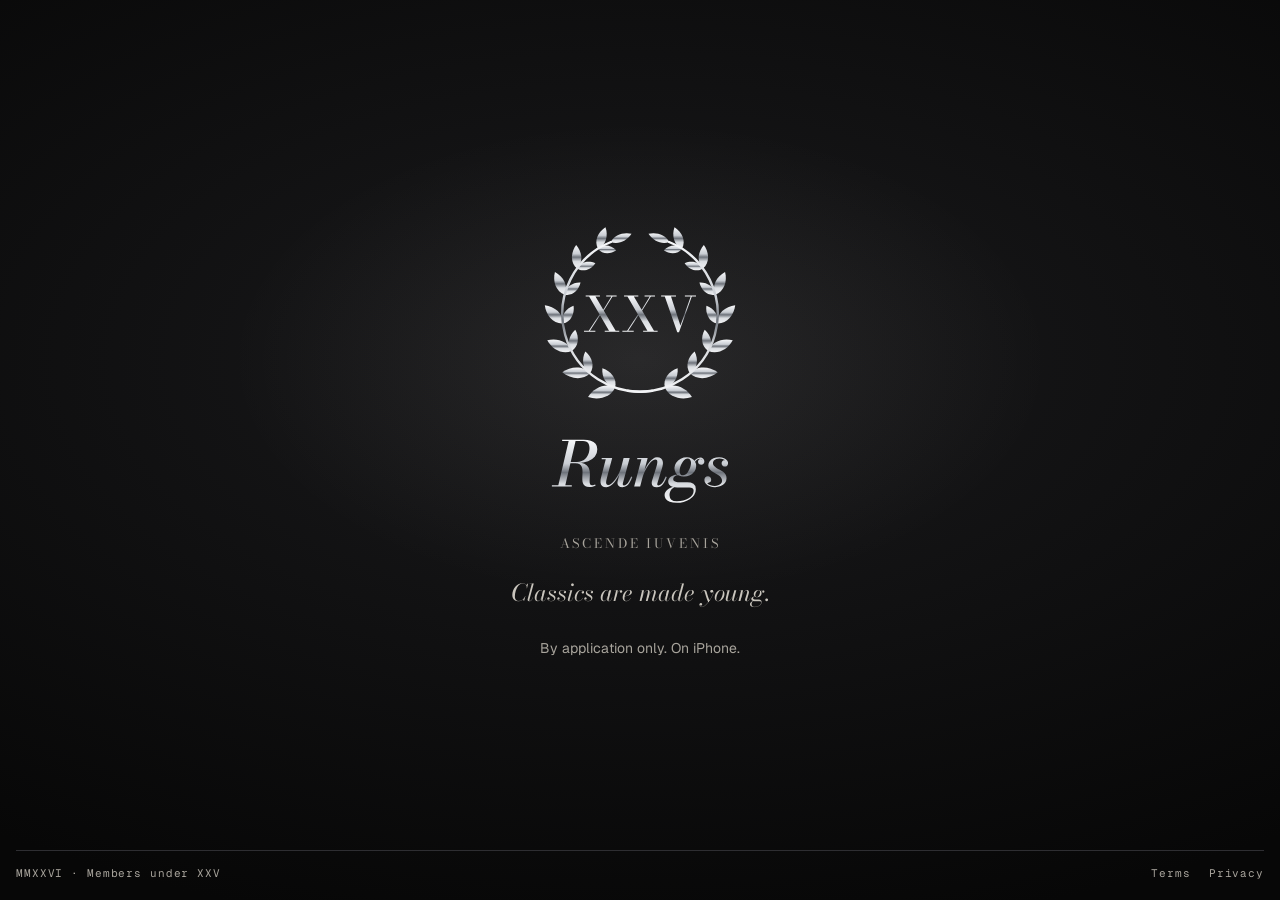
<file: index.html>
<!doctype html>
<html lang="en">
<head>
<meta charset="utf-8">
<meta name="viewport" content="width=device-width, initial-scale=1, viewport-fit=cover">
<title>Rungs</title>
<meta name="description" content="Classics are made young. For exceptional people under twenty-five. By application, on iPhone.">
<meta name="theme-color" content="#070707">
<meta property="og:title" content="Rungs">
<meta property="og:description" content="Classics are made young.">
<meta property="og:image" content="https://joinrungs.com/og.png">
<meta property="og:url" content="https://joinrungs.com">
<meta name="twitter:card" content="summary_large_image">
<link rel="icon" href="favicon.svg" type="image/svg+xml">
<link rel="apple-touch-icon" href="apple-touch-icon.png">
<link rel="preconnect" href="https://fonts.googleapis.com">
<link rel="preconnect" href="https://fonts.gstatic.com" crossorigin>
<link rel="stylesheet" href="https://fonts.googleapis.com/css2?family=Bodoni+Moda:ital,opsz,wght@0,6..96,400;1,6..96,400;1,6..96,500&family=Geist:wght@400;600&family=Geist+Mono&display=swap">
<style>
/* One screen, studio flash on obsidian: the laurel is the only object in the room. */
:root {
  --obsidian: #070707;
  --smoke: #1A1A1C;
  --line: #2E2E32;
  --marble: #E8E4DC;
  --marble-muted: #C9C5BD;
  --stone: #A8A49C;
  --display: "Bodoni Moda", "Didot", "Bodoni 72", Georgia, serif;
  --ui: "Geist", -apple-system, "Helvetica Neue", Arial, sans-serif;
  --mono: "Geist Mono", ui-monospace, "SF Mono", Menlo, monospace;
  --ease: cubic-bezier(.22, .61, .36, 1);
  color-scheme: dark;
}
* { box-sizing: border-box; }
[hidden] { display: none !important; }
html, body { height: 100%; margin: 0; }
body {
  background: var(--obsidian);
  color: var(--marble);
  font: 400 16px/1.5 var(--ui);
  -webkit-font-smoothing: antialiased;
  overflow: hidden;
}
.stage {
  position: relative;
  height: 100%;
  min-height: 100%;
  display: grid;
  grid-template-rows: 1fr auto;
  padding-block: max(24px, env(safe-area-inset-top, 0px)) max(20px, env(safe-area-inset-bottom, 0px));
  padding-left: max(16px, env(safe-area-inset-left, 0px));
  padding-right: max(16px, env(safe-area-inset-right, 0px));
  isolation: isolate;
}
/* the flash: a soft pool of light behind the mark, falling off to black */
.stage::before {
  content: "";
  position: absolute;
  inset: 0;
  z-index: -1;
  background:
    radial-gradient(ellipse 46% 38% at 50% 40%, rgba(232, 228, 220, .075), transparent 70%),
    radial-gradient(ellipse 120% 90% at 50% 40%, var(--smoke), var(--obsidian) 72%);
}
main {
  display: flex;
  flex-direction: column;
  align-items: center;
  justify-content: center;
  text-align: center;
  gap: clamp(20px, 3.4vh, 32px);
  min-height: 0;
}
.mark { width: clamp(128px, 22vh, 196px); height: auto; overflow: visible; }
.word { width: clamp(150px, 20vh, 210px); height: auto; margin-top: -4px; }
.motto {
  margin: -6px 0 0;
  font: 400 13px/1 var(--display);
  letter-spacing: .22em;
  text-transform: uppercase;
  color: var(--stone);
}
.tagline {
  margin: 0;
  font: italic 400 clamp(20px, 2.6vh, 24px)/1.15 var(--display);
  color: var(--marble-muted);
  text-wrap: balance;
}
.note {
  margin: 0;
  font-size: 14px;
  line-height: 1.45;
  color: var(--stone);
}
.cta {
  display: inline-flex;
  align-items: center;
  gap: 10px;
  height: 52px;
  padding: 0 26px;
  border-radius: 26px;
  background: var(--marble);
  color: var(--obsidian);
  font: 600 15px/1 var(--ui);
  text-decoration: none;
  transition: transform .35s var(--ease), background-color .35s var(--ease);
}
.cta:hover { background: #F4F1EA; transform: translateY(-1px); }
.cta:focus-visible { outline: 1px solid var(--marble); outline-offset: 4px; }
.cta svg { width: 16px; height: 16px; }
footer {
  display: flex;
  justify-content: space-between;
  gap: 16px;
  padding-top: 16px;
  border-top: 1px solid var(--line);
  font: 400 11px/1.2 var(--mono);
  letter-spacing: .08em;
  color: var(--stone);
}
footer .legal { display: flex; gap: 18px; }
footer a { color: inherit; text-decoration: none; }
footer a:hover, footer a:focus-visible { color: var(--marble); }

/* entrance: the laurel grows pair by pair from the bottom, each pair a rung, then XXV */
.js .leaves path, .js .stems, .js .xxv, .js .reveal { opacity: 0; }
.js.go .leaves path { animation: rise .5s var(--ease) both; animation-delay: var(--d); }
.js.go .stems { animation: fade .9s var(--ease) both .1s; }
.js.go .xxv { animation: fade .6s var(--ease) both 1.05s; }
.js.go .reveal { animation: rise .6s var(--ease) both; animation-delay: var(--d); }
@keyframes rise { from { opacity: 0; transform: translateY(6px); } to { opacity: 1; transform: none; } }
@keyframes fade { from { opacity: 0; } to { opacity: 1; } }
.leaves path { transform-box: fill-box; transform-origin: center; }
@media (prefers-reduced-motion: reduce) {
  .js .leaves path, .js .stems, .js .xxv, .js .reveal { opacity: 1; animation: none !important; }
}
@media (max-height: 560px) {
  .mark { width: 104px; }
  .word { width: 132px; }
  main { gap: 14px; }
}
</style>
</head>
<body>
<div class="stage">
  <main>
    <svg class="mark" role="img" aria-label="Rungs laurel of XXV" xmlns="http://www.w3.org/2000/svg" viewBox="14 14 212 212"><defs><linearGradient id="chrome-a" x1="0" y1="0" x2="0" y2="1"><stop offset="0" stop-color="#F7F8FA"/><stop offset="0.38" stop-color="#C9CDD3"/><stop offset="0.52" stop-color="#6E737B"/><stop offset="0.7" stop-color="#D9DCE0"/><stop offset="1" stop-color="#F2F3F5"/></linearGradient></defs><g class="leaves" fill="url(#chrome-a)">
<path d="M93.05,199.56 C82.89,194.00 70.15,199.83 63.79,209.80 C74.98,213.63 88.57,210.24 93.05,199.56 Z"/>
<path d="M93.05,199.56 C95.64,190.38 88.56,181.57 79.33,178.66 C78.33,188.29 83.60,198.29 93.05,199.56 Z"/>
<path d="M65.85,184.21 C58.68,175.60 45.18,176.34 35.95,183.09 C44.65,190.52 58.06,192.27 65.85,184.21 Z"/>
<path d="M65.85,184.21 C71.44,176.88 68.19,166.47 60.89,160.60 C56.57,168.91 57.77,179.75 65.85,184.21 Z"/>
<path d="M46.13,159.99 C42.76,149.70 30.38,145.62 19.70,148.46 C24.88,158.22 36.29,164.52 46.13,159.99 Z"/>
<path d="M46.13,159.99 C53.77,155.38 54.51,144.90 50.00,137.06 C43.16,142.98 40.42,153.13 46.13,159.99 Z"/>
<path d="M36.63,130.24 C37.26,119.80 27.60,111.80 17.01,110.62 C18.19,121.21 26.19,130.87 36.63,130.24 Z"/>
<path d="M36.63,130.24 C45.12,128.82 49.47,119.68 48.15,111.06 C39.92,113.94 33.89,122.07 36.63,130.24 Z"/>
<path d="M38.65,99.07 C42.92,89.93 37.08,79.39 27.99,74.63 C25.29,84.54 29.05,95.99 38.65,99.07 Z"/>
<path d="M38.65,99.07 C46.77,100.81 53.86,94.16 55.69,85.96 C47.29,85.62 39.05,90.77 38.65,99.07 Z"/>
<path d="M51.92,70.80 C58.99,64.13 57.46,52.67 50.96,45.24 C45.04,53.14 44.38,64.68 51.92,70.80 Z"/>
<path d="M51.92,70.80 C58.57,75.24 67.23,71.78 71.73,65.06 C64.34,61.78 55.17,63.48 51.92,70.80 Z"/>
<path d="M74.60,49.32 C83.28,45.87 85.92,35.12 82.69,26.21 C74.61,31.16 69.97,41.22 74.60,49.32 Z"/>
<path d="M74.60,49.32 C78.97,55.66 87.91,55.60 94.27,51.14 C88.83,45.60 80.06,43.90 74.60,49.32 Z"/>
<path d="M88.53,42.12 C96.34,45.43 106.02,40.55 110.79,33.13 C102.20,31.09 91.85,34.31 88.53,42.12 Z"/>
<path d="M146.95,199.56 C151.43,210.24 165.02,213.63 176.21,209.80 C169.85,199.83 157.11,194.00 146.95,199.56 Z"/>
<path d="M146.95,199.56 C156.40,198.29 161.67,188.29 160.67,178.66 C151.44,181.57 144.36,190.38 146.95,199.56 Z"/>
<path d="M174.15,184.21 C181.94,192.27 195.35,190.52 204.05,183.09 C194.82,176.34 181.32,175.60 174.15,184.21 Z"/>
<path d="M174.15,184.21 C182.23,179.75 183.43,168.91 179.11,160.60 C171.81,166.47 168.56,176.88 174.15,184.21 Z"/>
<path d="M193.87,159.99 C203.71,164.52 215.12,158.22 220.30,148.46 C209.62,145.62 197.24,149.70 193.87,159.99 Z"/>
<path d="M193.87,159.99 C199.58,153.13 196.84,142.98 190.00,137.06 C185.49,144.90 186.23,155.38 193.87,159.99 Z"/>
<path d="M203.37,130.24 C213.81,130.87 221.81,121.21 222.99,110.62 C212.40,111.80 202.74,119.80 203.37,130.24 Z"/>
<path d="M203.37,130.24 C206.11,122.07 200.08,113.94 191.85,111.06 C190.53,119.68 194.88,128.82 203.37,130.24 Z"/>
<path d="M201.35,99.07 C210.95,95.99 214.71,84.54 212.01,74.63 C202.92,79.39 197.08,89.93 201.35,99.07 Z"/>
<path d="M201.35,99.07 C200.95,90.77 192.71,85.62 184.31,85.96 C186.14,94.16 193.23,100.81 201.35,99.07 Z"/>
<path d="M188.08,70.80 C195.62,64.68 194.96,53.14 189.04,45.24 C182.54,52.67 181.01,64.13 188.08,70.80 Z"/>
<path d="M188.08,70.80 C184.83,63.48 175.66,61.78 168.27,65.06 C172.77,71.78 181.43,75.24 188.08,70.80 Z"/>
<path d="M165.40,49.32 C170.03,41.22 165.39,31.16 157.31,26.21 C154.08,35.12 156.72,45.87 165.40,49.32 Z"/>
<path d="M165.40,49.32 C159.94,43.90 151.17,45.60 145.73,51.14 C152.09,55.60 161.03,55.66 165.40,49.32 Z"/>
<path d="M151.47,42.12 C148.15,34.31 137.80,31.09 129.21,33.13 C133.98,40.55 143.66,45.43 151.47,42.12 Z"/>
</g>
<g class="stems" fill="none" stroke="url(#chrome-a)" stroke-width="2.6" stroke-linecap="round"><path d="M133.14,202.97 A84,84 0 0,1 88.53,42.12"/><path d="M106.86,202.97 A84,84 0 0,0 151.47,42.12"/></g>
<path class="xxv" fill="url(#chrome-a)" transform="translate(58.39 139.12)" d="M23.477999999999998 0.0V-1.014H28.131999999999998L6.577999999999999 -37.986H2.86V-39.0H18.278V-37.986H13.468L35.256 -1.014H39.181999999999995V0.0ZM1.04 0.0V-1.014H6.2139999999999995L19.708 -21.683999999999997L20.514 -21.034L7.462 -1.014H13.312V0.0ZM20.253999999999998 -21.086 30.706 -37.986H25.064V-39.0H36.321999999999996V-37.986H31.875999999999998L21.034 -20.358ZM64.97399999999999 0.0V-1.014H69.62799999999999L48.074 -37.986H44.355999999999995V-39.0H59.773999999999994V-37.986H54.964L76.752 -1.014H80.678V0.0ZM42.535999999999994 0.0V-1.014H47.709999999999994L61.20399999999999 -21.683999999999997L62.00999999999999 -21.034L48.958 -1.014H54.80799999999999V0.0ZM61.74999999999999 -21.086 72.202 -37.986H66.56V-39.0H77.81799999999998V-37.986H73.37199999999999L62.529999999999994 -20.358ZM122.17399999999998 -39.0V-37.986H117.64999999999999L103.79199999999999 0.754H101.89399999999999L88.42599999999999 -37.986H84.448V-39.0H100.54199999999999V-37.986H95.16L105.326 -6.577999999999999L116.47999999999999 -37.986H110.16199999999999V-39.0Z"/></svg>

    <div class="reveal" style="--d:1.25s"><svg class="word" role="img" aria-label="Rungs" xmlns="http://www.w3.org/2000/svg" viewBox="-13.9 -156 578.3 214"><defs><linearGradient id="chrome-b" x1="0" y1="0" x2="0" y2="1"><stop offset="0" stop-color="#F7F8FA"/><stop offset="0.38" stop-color="#C9CDD3"/><stop offset="0.52" stop-color="#6E737B"/><stop offset="0.7" stop-color="#D9DCE0"/><stop offset="1" stop-color="#F2F3F5"/></linearGradient></defs><path fill="url(#chrome-b)" d="M11.8 0.0 46.900000000000006 -150.0H69.2L34.300000000000004 0.0ZM-7.9 0.0V-3.9000000000000004H56.1V0.0ZM113.0 1.1Q103.80000000000001 1.1 98.85000000000001 -2.1000000000000005Q93.9 -5.300000000000001 91.95 -10.75Q90.0 -16.2 89.85 -22.950000000000003Q89.7 -29.700000000000003 90.15 -36.900000000000006Q90.60000000000001 -44.1 90.45000000000002 -50.900000000000006Q90.30000000000001 -57.7 88.30000000000001 -63.150000000000006Q86.30000000000001 -68.60000000000001 81.4 -71.80000000000001Q76.5 -75.0 67.3 -75.0H46.2V-77.10000000000001H72.7Q87.7 -77.10000000000001 96.30000000000001 -73.15Q104.9 -69.2 108.85000000000001 -62.650000000000006Q112.80000000000001 -56.1 113.70000000000002 -48.3Q114.60000000000001 -40.5 114.10000000000001 -32.7Q113.60000000000001 -24.900000000000002 113.30000000000001 -18.35Q113.0 -11.8 114.6 -7.8500000000000005Q116.2 -3.9000000000000004 121.30000000000001 -3.9000000000000004Q124.4 -3.9000000000000004 126.65 -4.65Q128.9 -5.4 131.20000000000002 -6.300000000000001L132.4 -2.3000000000000003Q127.0 -0.30000000000000004 122.9 0.4Q118.80000000000001 1.1 113.0 1.1ZM46.2 -76.60000000000001V-79.0H72.8Q81.0 -79.0 87.5 -81.7Q94.0 -84.4 98.80000000000001 -88.9Q103.60000000000001 -93.4 106.75 -99.10000000000001Q109.9 -104.80000000000001 111.45 -111.0Q113.0 -117.2 113.0 -122.9Q113.0 -126.60000000000001 112.30000000000001 -130.65Q111.60000000000001 -134.70000000000002 109.55000000000001 -138.20000000000002Q107.5 -141.70000000000002 103.35 -143.9Q99.2 -146.1 92.10000000000001 -146.1H25.1V-150.0H94.10000000000001Q107.2 -150.0 117.05000000000001 -147.10000000000002Q126.9 -144.20000000000002 132.45 -137.65Q138.0 -131.1 138.0 -120.0Q138.0 -106.10000000000001 130.4 -96.4Q122.80000000000001 -86.7 108.55000000000001 -81.65Q94.30000000000001 -76.60000000000001 74.2 -76.60000000000001ZM167.3 2.0Q157.9 2.0 153.45 -2.1500000000000004Q149.0 -6.300000000000001 148.3 -13.15Q147.60000000000002 -20.0 149.8 -28.200000000000003L165.20000000000002 -88.10000000000001H152.10000000000002V-92.0H185.9L169.5 -30.200000000000003Q167.5 -22.400000000000002 166.65 -16.700000000000003Q165.8 -11.0 167.25 -7.800000000000001Q168.70000000000002 -4.6000000000000005 173.4 -4.6000000000000005Q177.70000000000002 -4.6000000000000005 183.70000000000002 -9.700000000000001Q189.70000000000002 -14.8 196.0 -23.4Q202.3 -32.0 207.60000000000002 -42.900000000000006Q212.90000000000003 -53.800000000000004 215.8 -65.4H218.8Q216.70000000000002 -57.0 212.90000000000003 -47.7Q209.10000000000002 -38.400000000000006 204.0 -29.550000000000004Q198.9 -20.700000000000003 192.95 -13.55Q187.0 -6.4 180.5 -2.2Q174.0 2.0 167.3 2.0ZM219.0 2.0Q210.70000000000002 2.0 206.70000000000002 -2.0Q202.70000000000002 -6.0 202.70000000000002 -11.0Q202.70000000000002 -12.3 202.95000000000002 -14.200000000000001Q203.20000000000002 -16.1 203.60000000000002 -17.7L222.5 -92.0H242.20000000000002L220.20000000000002 -10.700000000000001Q220.0 -9.8 219.9 -8.850000000000001Q219.8 -7.9 219.8 -7.1000000000000005Q219.8 -3.5 223.20000000000002 -3.5Q227.5 -3.5 231.25 -6.3500000000000005Q235.0 -9.200000000000001 238.8 -15.450000000000003Q242.60000000000002 -21.700000000000003 246.8 -32.1L250.5 -30.8Q246.10000000000002 -19.3 241.55 -12.05Q237.0 -4.800000000000001 231.55 -1.4000000000000004Q226.10000000000002 2.0 219.0 2.0ZM329.1 2.0Q320.90000000000003 2.0 316.85 -1.3000000000000003Q312.80000000000007 -4.6000000000000005 312.80000000000007 -11.200000000000001Q312.80000000000007 -13.3 313.25000000000006 -15.55Q313.70000000000005 -17.8 314.20000000000005 -19.200000000000003L327.50000000000006 -61.900000000000006Q329.90000000000003 -69.60000000000001 330.70000000000005 -75.30000000000001Q331.50000000000006 -81.0 329.95000000000005 -84.15Q328.40000000000003 -87.30000000000001 323.70000000000005 -87.30000000000001Q319.40000000000003 -87.30000000000001 313.65000000000003 -82.25Q307.90000000000003 -77.2 301.95000000000005 -68.55000000000001Q296.00000000000006 -59.900000000000006 290.90000000000003 -49.050000000000004Q285.8 -38.2 282.70000000000005 -26.6H279.90000000000003Q282.1 -35.0 285.80000000000007 -44.3Q289.50000000000006 -53.6 294.4000000000001 -62.400000000000006Q299.30000000000007 -71.2 305.05000000000007 -78.35Q310.80000000000007 -85.5 317.1 -89.7Q323.40000000000003 -93.9 329.80000000000007 -93.9Q338.50000000000006 -93.9 343.1500000000001 -89.80000000000001Q347.80000000000007 -85.7 348.80000000000007 -78.85Q349.80000000000007 -72.0 347.30000000000007 -63.900000000000006L331.40000000000003 -11.100000000000001Q331.1 -10.200000000000001 330.90000000000003 -9.200000000000001Q330.70000000000005 -8.200000000000001 330.70000000000005 -7.4Q330.70000000000005 -5.800000000000001 331.50000000000006 -4.75Q332.30000000000007 -3.7 334.30000000000007 -3.7Q340.80000000000007 -3.7 346.25000000000006 -10.4Q351.70000000000005 -17.1 357.70000000000005 -32.1L361.40000000000003 -30.8Q357.00000000000006 -19.1 352.35 -11.850000000000001Q347.70000000000005 -4.6000000000000005 342.15000000000003 -1.3000000000000003Q336.6 2.0 329.1 2.0ZM256.50000000000006 0.0 279.70000000000005 -88.10000000000001H266.40000000000003V-92.0H299.90000000000003L275.70000000000005 0.0ZM394.00000000000006 52.0Q379.6 52.0 370.80000000000007 48.7Q362.00000000000006 45.400000000000006 358.1 39.800000000000004Q354.20000000000005 34.2 354.20000000000005 27.5Q354.20000000000005 21.700000000000003 357.6 16.75Q361.00000000000006 11.8 366.30000000000007 8.05Q371.6 4.3 377.25 2.1999999999999997Q382.90000000000003 0.1 387.40000000000003 0.1H392.6Q385.50000000000006 1.4000000000000001 380.45000000000005 5.300000000000001Q375.40000000000003 9.200000000000001 372.70000000000005 14.900000000000002Q370.00000000000006 20.6 370.00000000000006 27.200000000000003Q370.00000000000006 36.6 375.90000000000003 42.1Q381.8 47.6 393.8 47.6Q404.80000000000007 47.6 414.55000000000007 45.1Q424.30000000000007 42.6 431.75000000000006 38.0Q439.20000000000005 33.4 443.40000000000003 27.25Q447.6 21.1 447.6 13.9Q447.6 8.1 443.85 5.65Q440.1 3.2 434.00000000000006 3.2Q432.1 3.2 428.05000000000007 3.2Q424.00000000000006 3.2 418.95000000000005 3.2Q413.90000000000003 3.2 409.0 3.2Q404.1 3.2 400.35 3.2Q396.6 3.2 395.3 3.2Q386.3 3.2 379.70000000000005 0.75Q373.1 -1.7000000000000002 369.45000000000005 -6.1Q365.8 -10.5 365.8 -16.400000000000002Q365.8 -21.400000000000002 368.55 -25.650000000000002Q371.3 -29.900000000000002 376.3 -33.0Q381.3 -36.1 387.8 -37.8Q394.3 -39.5 401.8 -39.5L401.6 -37.0Q392.20000000000005 -37.0 387.05000000000007 -32.85Q381.90000000000003 -28.700000000000003 381.90000000000003 -24.200000000000003Q381.90000000000003 -19.900000000000002 384.90000000000003 -17.55Q387.90000000000003 -15.200000000000001 392.40000000000003 -14.350000000000001Q396.90000000000003 -13.5 401.40000000000003 -13.5Q404.90000000000003 -13.5 409.95000000000005 -13.55Q415.00000000000006 -13.600000000000001 419.9000000000001 -13.650000000000002Q424.80000000000007 -13.700000000000001 427.6 -13.700000000000001Q439.30000000000007 -13.700000000000001 447.00000000000006 -8.9Q454.70000000000005 -4.1000000000000005 454.70000000000005 8.4Q454.70000000000005 19.3 449.30000000000007 27.5Q443.90000000000003 35.7 435.0 41.150000000000006Q426.1 46.6 415.40000000000003 49.3Q404.70000000000005 52.0 394.00000000000006 52.0ZM415.80000000000007 -32.0Q407.30000000000007 -32.0 400.50000000000006 -35.3Q393.70000000000005 -38.6 389.80000000000007 -44.7Q385.90000000000003 -50.800000000000004 385.90000000000003 -59.300000000000004Q385.90000000000003 -68.9 391.45000000000005 -76.75Q397.00000000000006 -84.60000000000001 406.1500000000001 -89.25Q415.30000000000007 -93.9 425.80000000000007 -93.9Q434.40000000000003 -93.9 441.20000000000005 -90.4Q448.00000000000006 -86.9 451.9000000000001 -80.55000000000001Q455.80000000000007 -74.2 455.80000000000007 -65.7Q455.80000000000007 -56.2 450.25000000000006 -48.550000000000004Q444.70000000000005 -40.900000000000006 435.6 -36.45Q426.50000000000006 -32.0 415.80000000000007 -32.0ZM413.80000000000007 -35.9Q417.50000000000006 -35.9 421.25000000000006 -38.5Q425.00000000000006 -41.1 428.25000000000006 -45.5Q431.50000000000006 -49.900000000000006 433.95000000000005 -55.2Q436.40000000000003 -60.5 437.80000000000007 -66.0Q439.20000000000005 -71.5 439.20000000000005 -76.2Q439.20000000000005 -82.10000000000001 436.45000000000005 -86.05000000000001Q433.70000000000005 -90.0 427.90000000000003 -90.0Q424.20000000000005 -90.0 420.45000000000005 -87.4Q416.70000000000005 -84.80000000000001 413.45000000000005 -80.45000000000002Q410.20000000000005 -76.10000000000001 407.75000000000006 -70.80000000000001Q405.30000000000007 -65.5 403.9000000000001 -60.05Q402.50000000000006 -54.6 402.50000000000006 -49.800000000000004Q402.50000000000006 -43.900000000000006 405.25000000000006 -39.900000000000006Q408.00000000000006 -35.9 413.80000000000007 -35.9ZM469.20000000000005 -93.0Q474.80000000000007 -93.0 478.45000000000005 -89.6Q482.1 -86.2 482.1 -80.80000000000001Q482.1 -76.3 479.30000000000007 -73.05Q476.50000000000006 -69.8 472.00000000000006 -69.8Q467.90000000000003 -69.8 464.80000000000007 -72.4Q461.70000000000005 -75.0 461.70000000000005 -79.60000000000001Q461.70000000000005 -83.0 463.80000000000007 -85.35Q465.90000000000003 -87.7 468.90000000000003 -88.4Q471.00000000000006 -88.0 472.9000000000001 -86.80000000000001Q474.80000000000007 -85.60000000000001 476.00000000000006 -83.5Q475.1 -86.2 472.75 -87.6Q470.40000000000003 -89.0 467.50000000000006 -89.0Q463.30000000000007 -89.0 459.4000000000001 -86.55000000000001Q455.50000000000006 -84.10000000000001 452.1500000000001 -79.65Q448.80000000000007 -75.2 445.90000000000003 -69.3L443.1 -70.9Q448.40000000000003 -82.0 454.90000000000003 -87.5Q461.40000000000003 -93.0 469.20000000000005 -93.0ZM516.4000000000001 2.0Q507.40000000000003 2.0 499.6 -0.75Q491.80000000000007 -3.5 487.00000000000006 -8.75Q482.20000000000005 -14.0 482.20000000000005 -21.400000000000002Q482.20000000000005 -26.200000000000003 485.20000000000005 -29.750000000000004Q488.20000000000005 -33.300000000000004 493.50000000000006 -33.300000000000004Q498.1 -33.300000000000004 501.05000000000007 -30.200000000000003Q504.00000000000006 -27.1 504.00000000000006 -22.200000000000003Q504.00000000000006 -17.0 500.75000000000006 -14.350000000000001Q497.50000000000006 -11.700000000000001 493.20000000000005 -11.700000000000001Q490.20000000000005 -11.700000000000001 487.75000000000006 -12.8Q485.30000000000007 -13.9 483.85 -16.05Q482.40000000000003 -18.2 482.40000000000003 -21.400000000000002H487.80000000000007Q487.80000000000007 -15.200000000000001 491.55000000000007 -10.9Q495.30000000000007 -6.6000000000000005 501.6500000000001 -4.300000000000001Q508.00000000000006 -2.0 515.8000000000001 -2.0Q521.3000000000001 -2.0 526.6500000000001 -3.9000000000000004Q532.0 -5.800000000000001 535.5 -9.600000000000001Q539.0 -13.4 539.0 -19.0Q539.0 -24.5 535.8 -28.6Q532.6 -32.7 527.55 -36.0Q522.5 -39.300000000000004 516.85 -42.400000000000006Q511.20000000000005 -45.5 506.15000000000003 -49.05Q501.1 -52.6 497.90000000000003 -57.150000000000006Q494.70000000000005 -61.7 494.70000000000005 -68.0Q494.70000000000005 -75.4 499.1 -81.30000000000001Q503.50000000000006 -87.2 511.4000000000001 -90.55000000000001Q519.3000000000001 -93.9 529.6 -93.9Q539.1 -93.9 545.5 -91.10000000000001Q551.9000000000001 -88.30000000000001 555.1500000000001 -84.05000000000001Q558.4000000000001 -79.80000000000001 558.4000000000001 -75.5Q558.4000000000001 -69.7 555.3000000000001 -67.0Q552.2 -64.3 548.3000000000001 -64.3Q544.1 -64.3 540.8 -67.0Q537.5 -69.7 537.5 -75.0Q537.5 -79.10000000000001 540.45 -82.20000000000002Q543.4000000000001 -85.30000000000001 548.0 -85.30000000000001Q551.8000000000001 -85.30000000000001 555.0 -82.55000000000001Q558.2 -79.80000000000001 558.2 -75.5H553.5Q553.5 -79.2 550.7 -82.5Q547.9000000000001 -85.80000000000001 542.7 -87.85000000000001Q537.5 -89.9 530.3000000000001 -89.9Q525.1 -89.9 520.35 -88.30000000000001Q515.6 -86.7 512.6 -83.45Q509.6 -80.2 509.6 -75.3Q509.6 -70.3 512.75 -66.65Q515.9000000000001 -63.0 520.9000000000001 -59.95Q525.9000000000001 -56.900000000000006 531.5 -53.900000000000006Q537.1 -50.900000000000006 542.1 -47.150000000000006Q547.1 -43.400000000000006 550.25 -38.45Q553.4000000000001 -33.5 553.4000000000001 -26.400000000000002Q553.4000000000001 -17.6 548.1500000000001 -11.25Q542.9000000000001 -4.9 534.45 -1.4500000000000002Q526.0 2.0 516.4000000000001 2.0Z"/></svg>
</div>
    <p class="motto reveal" style="--d:1.35s" lang="la">Ascende iuvenis</p>
    <p class="tagline reveal" style="--d:1.45s">Classics are made young.</p>
    <!-- Set data-href to the App Store link at launch and the button appears. -->
    <a class="cta reveal" id="cta" style="--d:1.55s" data-href="" hidden>
      <svg viewBox="0 0 24 24" aria-hidden="true"><path fill="currentColor" d="M16.37 12.6c-.02-2.2 1.8-3.26 1.88-3.31-1.03-1.5-2.62-1.7-3.19-1.73-1.36-.14-2.65.8-3.34.8-.7 0-1.75-.78-2.88-.76-1.48.02-2.85.86-3.61 2.19-1.54 2.67-.39 6.63 1.11 8.8.73 1.06 1.6 2.25 2.74 2.21 1.1-.04 1.52-.71 2.85-.71 1.33 0 1.7.71 2.87.69 1.18-.02 1.93-1.08 2.66-2.15.84-1.23 1.18-2.42 1.2-2.48-.03-.01-2.3-.88-2.32-3.5zM14.17 6.13c.6-.73 1.01-1.75.9-2.76-.87.04-1.92.58-2.55 1.31-.56.65-1.05 1.69-.92 2.68.97.08 1.96-.49 2.57-1.23z"/></svg>
      Apply on the App Store
    </a>
    <p class="note reveal" style="--d:1.55s">By application only. On iPhone.</p>
  </main>
  <footer class="reveal" style="--d:1.7s">
    <span>MMXXVI · Members under XXV</span>
    <nav class="legal"><a href="/terms/">Terms</a><a href="/privacy/">Privacy</a></nav>
  </footer>
</div>
<script>
(function () {
  var root = document.documentElement;
  var cta = document.getElementById('cta');
  var note = document.querySelector('.note');
  if (cta.dataset.href) { cta.href = cta.dataset.href; cta.hidden = false; note.hidden = true; }
  if (matchMedia('(prefers-reduced-motion: reduce)').matches) return;
  root.classList.add('js');
  // order leaves bottom to top and stagger them in pairs
  var leaves = [].slice.call(document.querySelectorAll('.leaves path'));
  leaves.map(function (p) { var b = p.getBBox(); return { p: p, y: b.y + b.height / 2 }; })
    .sort(function (a, b) { return b.y - a.y; })
    .forEach(function (o, i) { o.p.style.setProperty('--d', (0.15 + Math.floor(i / 2) * 0.055).toFixed(3) + 's'); });
  requestAnimationFrame(function () { root.classList.add('go'); });
})();
</script>
</body>
</html>
</file>
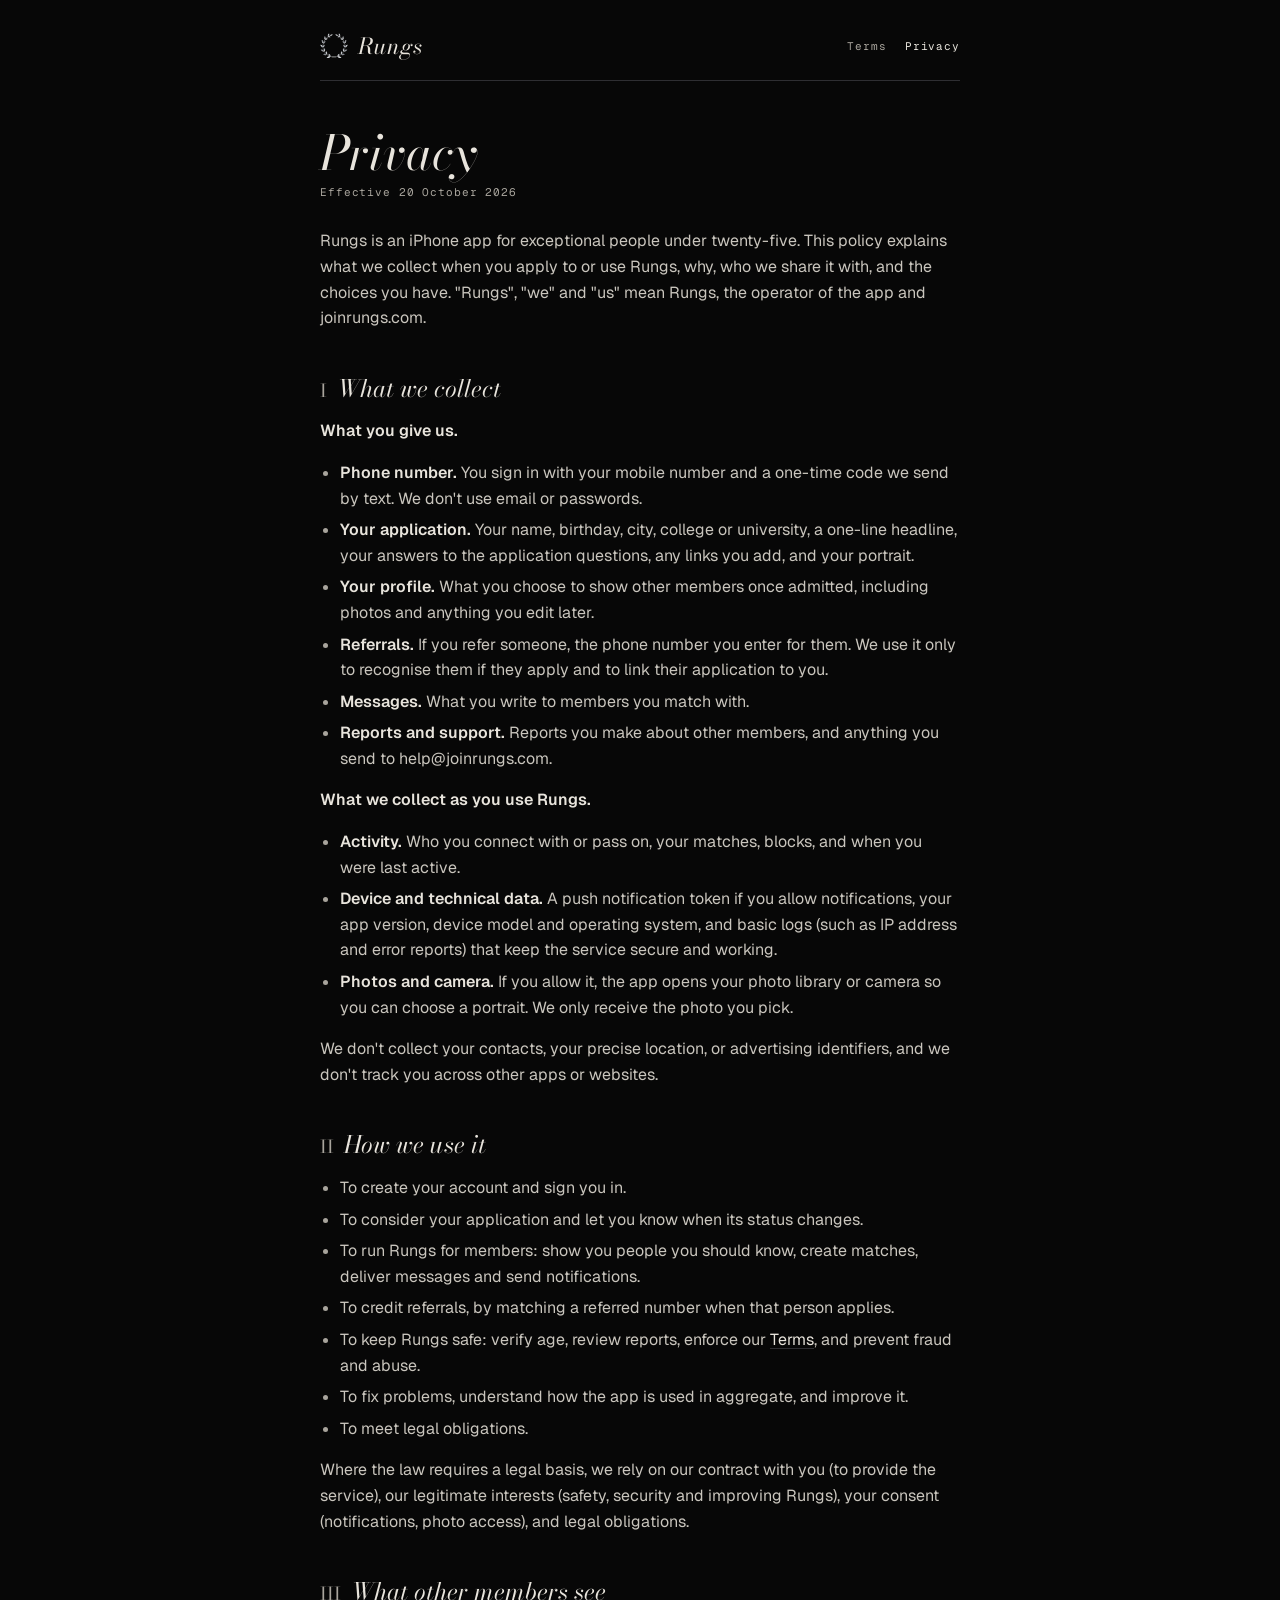
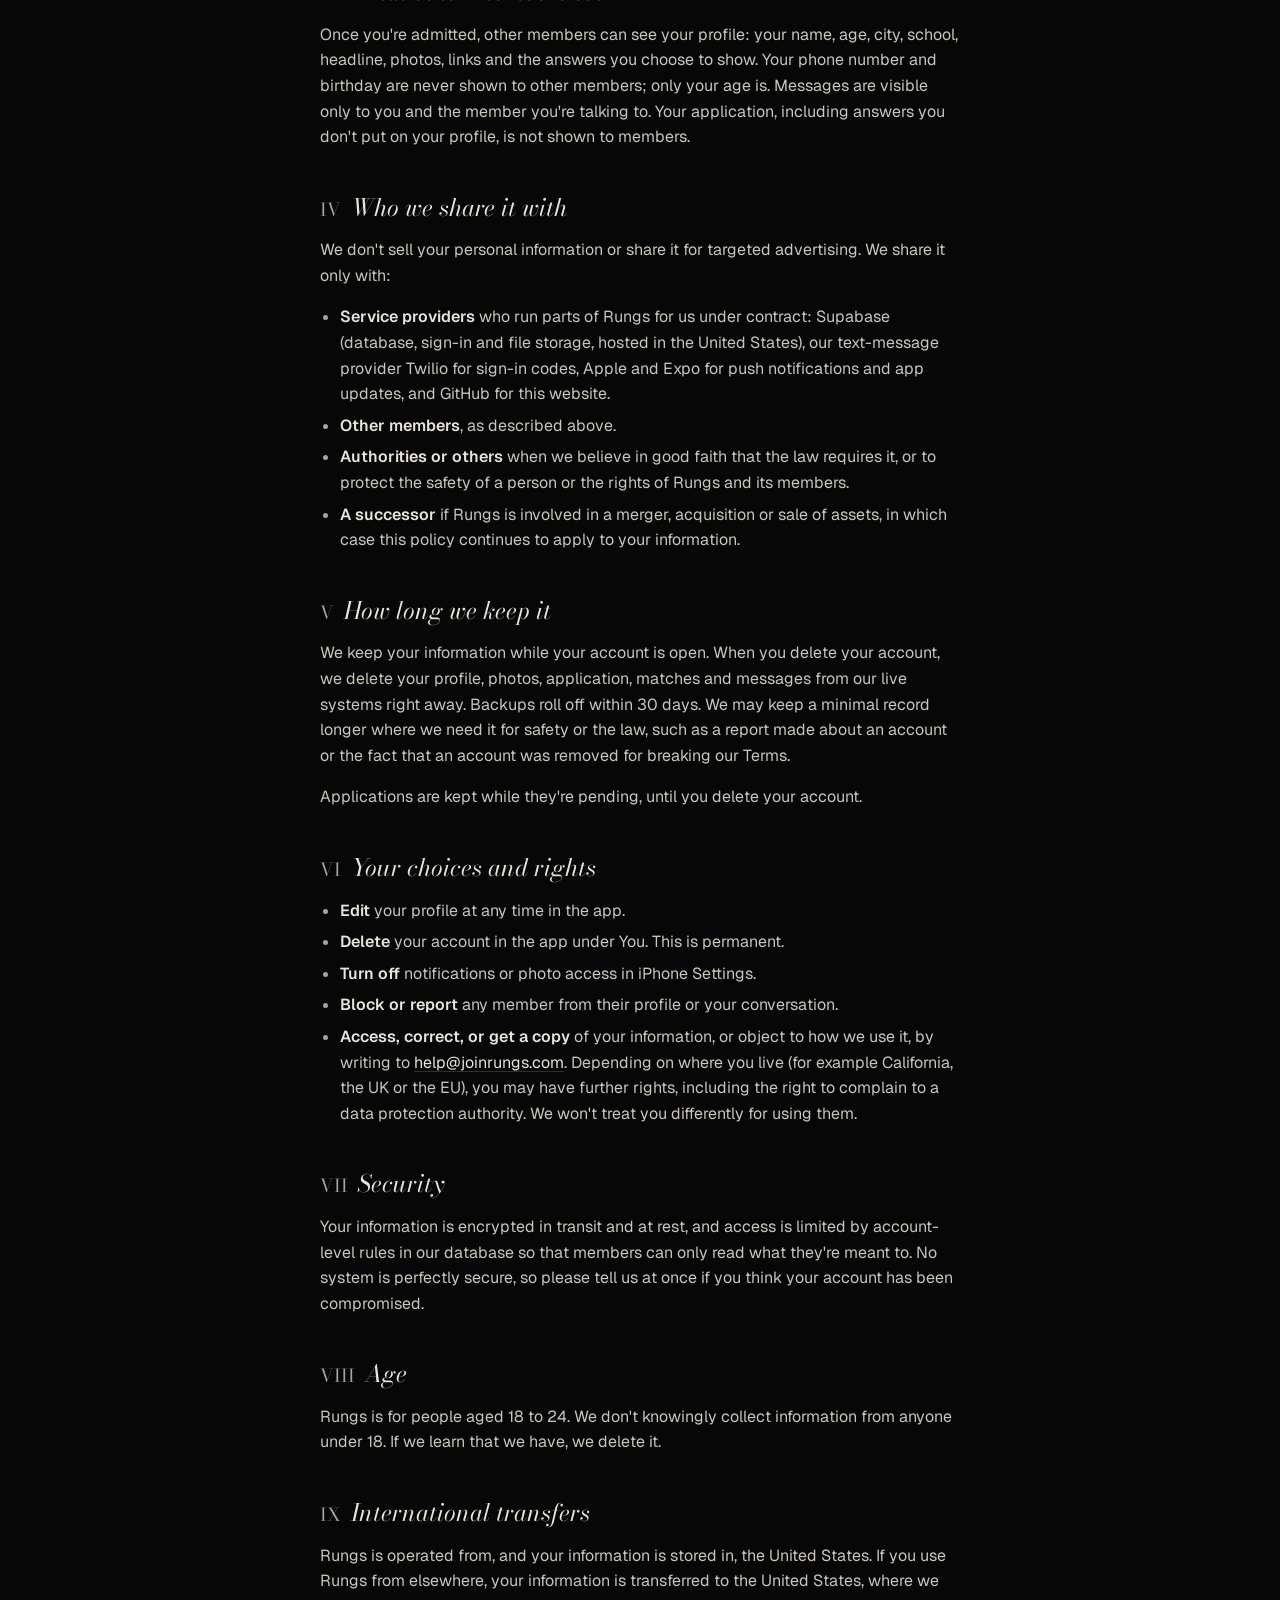
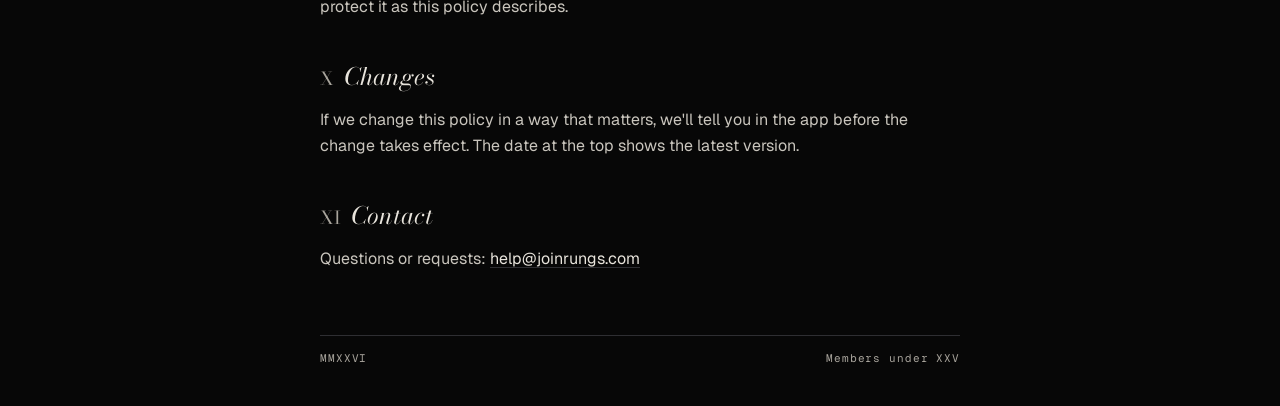
<file: privacy/index.html>
<!doctype html>
<html lang="en">
<head>
<meta charset="utf-8">
<meta name="viewport" content="width=device-width, initial-scale=1, viewport-fit=cover">
<title>Privacy · Rungs</title>
<meta name="description" content="How Rungs collects, uses and protects your information.">
<meta name="theme-color" content="#070707">
<link rel="icon" href="/favicon.svg" type="image/svg+xml">
<link rel="apple-touch-icon" href="/apple-touch-icon.png">
<link rel="preconnect" href="https://fonts.googleapis.com">
<link rel="preconnect" href="https://fonts.gstatic.com" crossorigin>
<link rel="stylesheet" href="https://fonts.googleapis.com/css2?family=Bodoni+Moda:ital,opsz,wght@0,6..96,400;1,6..96,400&family=Geist:wght@400;600&family=Geist+Mono&display=swap">
<link rel="stylesheet" href="/legal.css">
</head>
<body>
<div class="page">
  <header class="top">
    <a class="home" href="/"><img src="/favicon.svg" alt=""><span>Rungs</span></a>
    <nav><a href="/terms/">Terms</a><a href="/privacy/" aria-current="page">Privacy</a></nav>
  </header>

  <h1>Privacy</h1>
  <p class="meta">Effective 20 October 2026</p>

  <p>Rungs is an iPhone app for exceptional people under twenty-five. This policy explains what we collect when you apply to or use Rungs, why, who we share it with, and the choices you have. "Rungs", "we" and "us" mean Rungs, the operator of the app and joinrungs.com.</p>

  <h2><span class="n">I</span>What we collect</h2>
  <p><strong>What you give us.</strong></p>
  <ul>
    <li><strong>Phone number.</strong> You sign in with your mobile number and a one-time code we send by text. We don't use email or passwords.</li>
    <li><strong>Your application.</strong> Your name, birthday, city, college or university, a one-line headline, your answers to the application questions, any links you add, and your portrait.</li>
    <li><strong>Your profile.</strong> What you choose to show other members once admitted, including photos and anything you edit later.</li>
    <li><strong>Referrals.</strong> If you refer someone, the phone number you enter for them. We use it only to recognise them if they apply and to link their application to you.</li>
    <li><strong>Messages.</strong> What you write to members you match with.</li>
    <li><strong>Reports and support.</strong> Reports you make about other members, and anything you send to help@joinrungs.com.</li>
  </ul>
  <p><strong>What we collect as you use Rungs.</strong></p>
  <ul>
    <li><strong>Activity.</strong> Who you connect with or pass on, your matches, blocks, and when you were last active.</li>
    <li><strong>Device and technical data.</strong> A push notification token if you allow notifications, your app version, device model and operating system, and basic logs (such as IP address and error reports) that keep the service secure and working.</li>
    <li><strong>Photos and camera.</strong> If you allow it, the app opens your photo library or camera so you can choose a portrait. We only receive the photo you pick.</li>
  </ul>
  <p>We don't collect your contacts, your precise location, or advertising identifiers, and we don't track you across other apps or websites.</p>

  <h2><span class="n">II</span>How we use it</h2>
  <ul>
    <li>To create your account and sign you in.</li>
    <li>To consider your application and let you know when its status changes.</li>
    <li>To run Rungs for members: show you people you should know, create matches, deliver messages and send notifications.</li>
    <li>To credit referrals, by matching a referred number when that person applies.</li>
    <li>To keep Rungs safe: verify age, review reports, enforce our <a href="/terms/">Terms</a>, and prevent fraud and abuse.</li>
    <li>To fix problems, understand how the app is used in aggregate, and improve it.</li>
    <li>To meet legal obligations.</li>
  </ul>
  <p>Where the law requires a legal basis, we rely on our contract with you (to provide the service), our legitimate interests (safety, security and improving Rungs), your consent (notifications, photo access), and legal obligations.</p>

  <h2><span class="n">III</span>What other members see</h2>
  <p>Once you're admitted, other members can see your profile: your name, age, city, school, headline, photos, links and the answers you choose to show. Your phone number and birthday are never shown to other members; only your age is. Messages are visible only to you and the member you're talking to. Your application, including answers you don't put on your profile, is not shown to members.</p>

  <h2><span class="n">IV</span>Who we share it with</h2>
  <p>We don't sell your personal information or share it for targeted advertising. We share it only with:</p>
  <ul>
    <li><strong>Service providers</strong> who run parts of Rungs for us under contract: Supabase (database, sign-in and file storage, hosted in the United States), our text-message provider Twilio for sign-in codes, Apple and Expo for push notifications and app updates, and GitHub for this website.</li>
    <li><strong>Other members</strong>, as described above.</li>
    <li><strong>Authorities or others</strong> when we believe in good faith that the law requires it, or to protect the safety of a person or the rights of Rungs and its members.</li>
    <li><strong>A successor</strong> if Rungs is involved in a merger, acquisition or sale of assets, in which case this policy continues to apply to your information.</li>
  </ul>

  <h2><span class="n">V</span>How long we keep it</h2>
  <p>We keep your information while your account is open. When you delete your account, we delete your profile, photos, application, matches and messages from our live systems right away. Backups roll off within 30 days. We may keep a minimal record longer where we need it for safety or the law, such as a report made about an account or the fact that an account was removed for breaking our Terms.</p>
  <p>Applications are kept while they're pending, until you delete your account.</p>

  <h2><span class="n">VI</span>Your choices and rights</h2>
  <ul>
    <li><strong>Edit</strong> your profile at any time in the app.</li>
    <li><strong>Delete</strong> your account in the app under You. This is permanent.</li>
    <li><strong>Turn off</strong> notifications or photo access in iPhone Settings.</li>
    <li><strong>Block or report</strong> any member from their profile or your conversation.</li>
    <li><strong>Access, correct, or get a copy</strong> of your information, or object to how we use it, by writing to <a href="mailto:help@joinrungs.com">help@joinrungs.com</a>. Depending on where you live (for example California, the UK or the EU), you may have further rights, including the right to complain to a data protection authority. We won't treat you differently for using them.</li>
  </ul>

  <h2><span class="n">VII</span>Security</h2>
  <p>Your information is encrypted in transit and at rest, and access is limited by account-level rules in our database so that members can only read what they're meant to. No system is perfectly secure, so please tell us at once if you think your account has been compromised.</p>

  <h2><span class="n">VIII</span>Age</h2>
  <p>Rungs is for people aged 18 to 24. We don't knowingly collect information from anyone under 18. If we learn that we have, we delete it.</p>

  <h2><span class="n">IX</span>International transfers</h2>
  <p>Rungs is operated from, and your information is stored in, the United States. If you use Rungs from elsewhere, your information is transferred to the United States, where we protect it as this policy describes.</p>

  <h2><span class="n">X</span>Changes</h2>
  <p>If we change this policy in a way that matters, we'll tell you in the app before the change takes effect. The date at the top shows the latest version.</p>

  <h2><span class="n">XI</span>Contact</h2>
  <p>Questions or requests: <a href="mailto:help@joinrungs.com">help@joinrungs.com</a></p>

  <footer><span>MMXXVI</span><span>Members under XXV</span></footer>
</div>
</body>
</html>
</file>
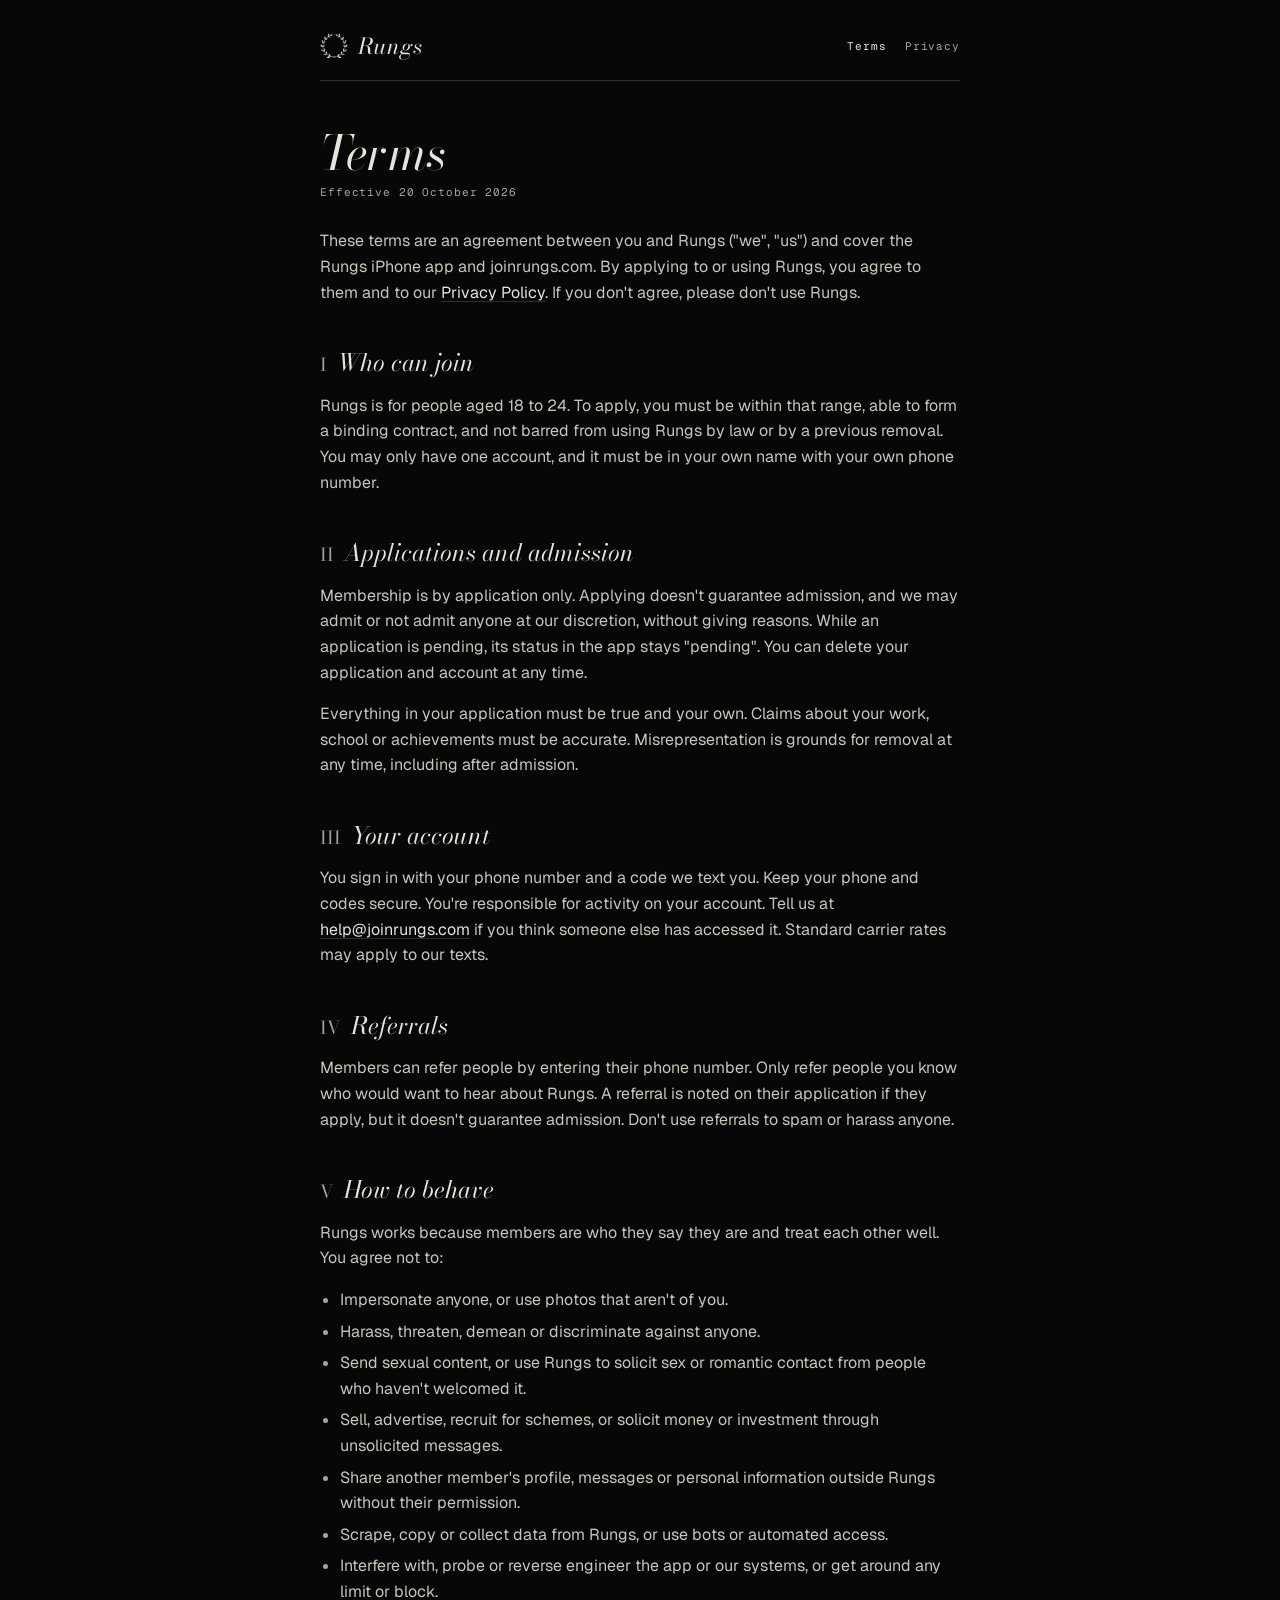
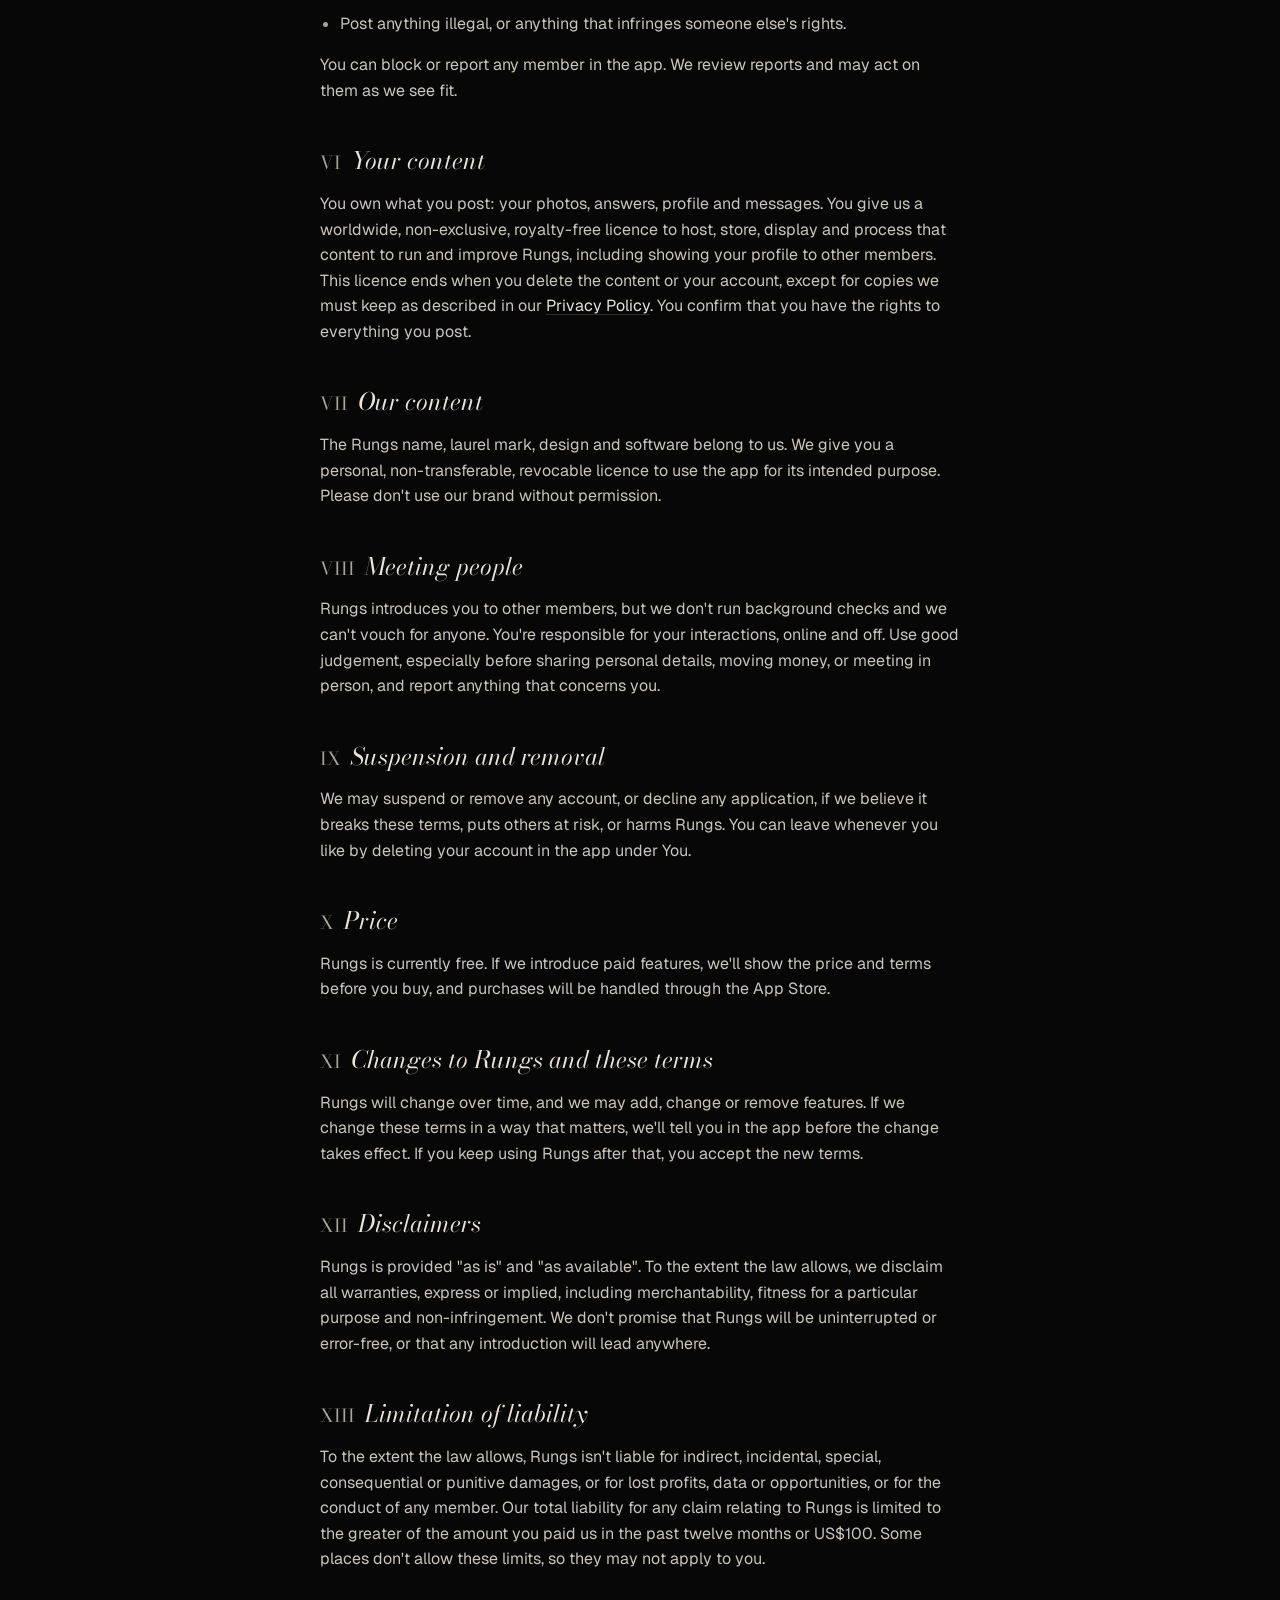
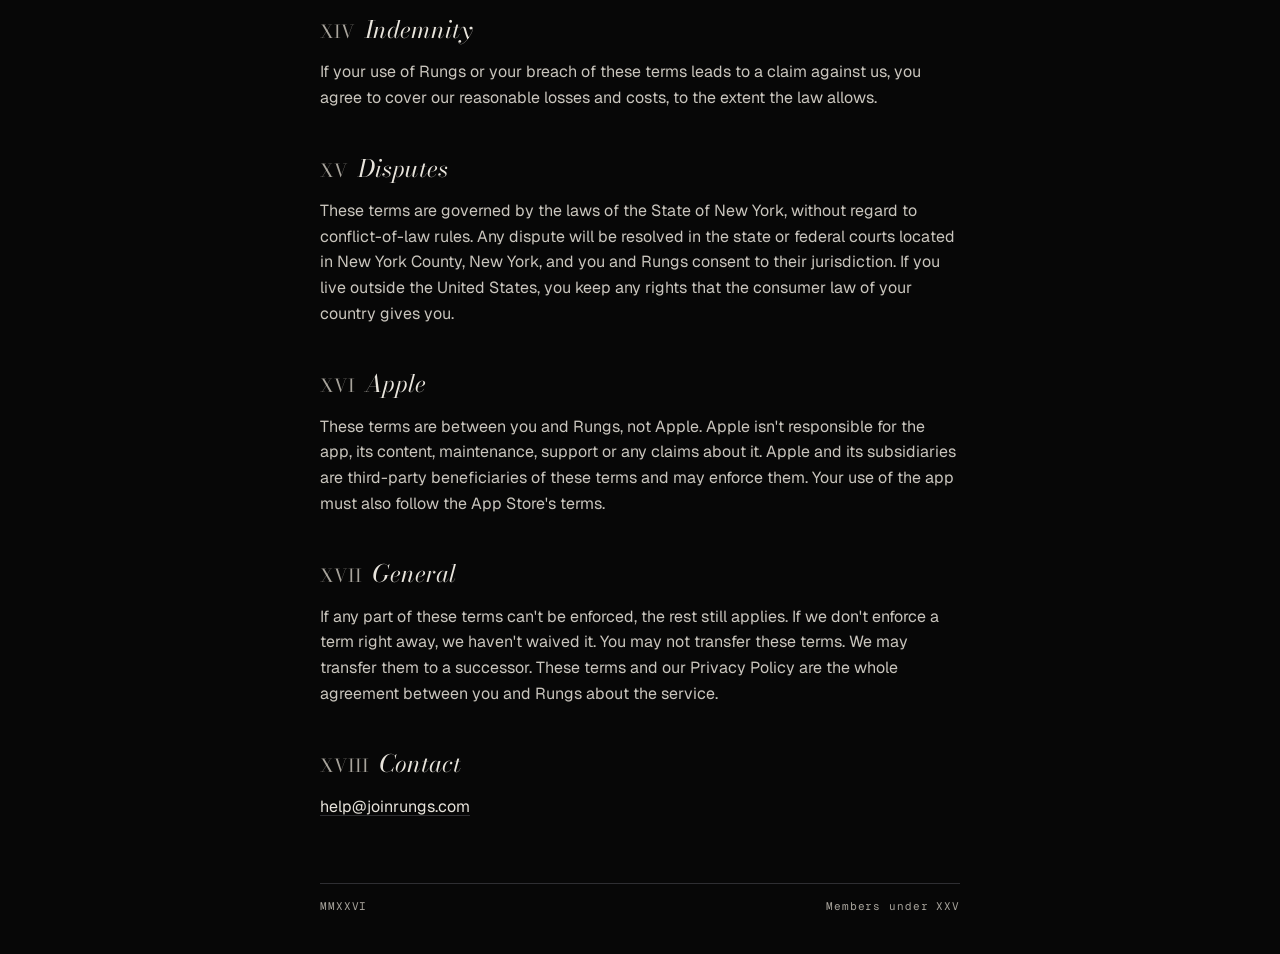
<file: terms/index.html>
<!doctype html>
<html lang="en">
<head>
<meta charset="utf-8">
<meta name="viewport" content="width=device-width, initial-scale=1, viewport-fit=cover">
<title>Terms · Rungs</title>
<meta name="description" content="The terms for applying to and using Rungs.">
<meta name="theme-color" content="#070707">
<link rel="icon" href="/favicon.svg" type="image/svg+xml">
<link rel="apple-touch-icon" href="/apple-touch-icon.png">
<link rel="preconnect" href="https://fonts.googleapis.com">
<link rel="preconnect" href="https://fonts.gstatic.com" crossorigin>
<link rel="stylesheet" href="https://fonts.googleapis.com/css2?family=Bodoni+Moda:ital,opsz,wght@0,6..96,400;1,6..96,400&family=Geist:wght@400;600&family=Geist+Mono&display=swap">
<link rel="stylesheet" href="/legal.css">
</head>
<body>
<div class="page">
  <header class="top">
    <a class="home" href="/"><img src="/favicon.svg" alt=""><span>Rungs</span></a>
    <nav><a href="/terms/" aria-current="page">Terms</a><a href="/privacy/">Privacy</a></nav>
  </header>

  <h1>Terms</h1>
  <p class="meta">Effective 20 October 2026</p>

  <p>These terms are an agreement between you and Rungs ("we", "us") and cover the Rungs iPhone app and joinrungs.com. By applying to or using Rungs, you agree to them and to our <a href="/privacy/">Privacy Policy</a>. If you don't agree, please don't use Rungs.</p>

  <h2><span class="n">I</span>Who can join</h2>
  <p>Rungs is for people aged 18 to 24. To apply, you must be within that range, able to form a binding contract, and not barred from using Rungs by law or by a previous removal. You may only have one account, and it must be in your own name with your own phone number.</p>

  <h2><span class="n">II</span>Applications and admission</h2>
  <p>Membership is by application only. Applying doesn't guarantee admission, and we may admit or not admit anyone at our discretion, without giving reasons. While an application is pending, its status in the app stays "pending". You can delete your application and account at any time.</p>
  <p>Everything in your application must be true and your own. Claims about your work, school or achievements must be accurate. Misrepresentation is grounds for removal at any time, including after admission.</p>

  <h2><span class="n">III</span>Your account</h2>
  <p>You sign in with your phone number and a code we text you. Keep your phone and codes secure. You're responsible for activity on your account. Tell us at <a href="mailto:help@joinrungs.com">help@joinrungs.com</a> if you think someone else has accessed it. Standard carrier rates may apply to our texts.</p>

  <h2><span class="n">IV</span>Referrals</h2>
  <p>Members can refer people by entering their phone number. Only refer people you know who would want to hear about Rungs. A referral is noted on their application if they apply, but it doesn't guarantee admission. Don't use referrals to spam or harass anyone.</p>

  <h2><span class="n">V</span>How to behave</h2>
  <p>Rungs works because members are who they say they are and treat each other well. You agree not to:</p>
  <ul>
    <li>Impersonate anyone, or use photos that aren't of you.</li>
    <li>Harass, threaten, demean or discriminate against anyone.</li>
    <li>Send sexual content, or use Rungs to solicit sex or romantic contact from people who haven't welcomed it.</li>
    <li>Sell, advertise, recruit for schemes, or solicit money or investment through unsolicited messages.</li>
    <li>Share another member's profile, messages or personal information outside Rungs without their permission.</li>
    <li>Scrape, copy or collect data from Rungs, or use bots or automated access.</li>
    <li>Interfere with, probe or reverse engineer the app or our systems, or get around any limit or block.</li>
    <li>Post anything illegal, or anything that infringes someone else's rights.</li>
  </ul>
  <p>You can block or report any member in the app. We review reports and may act on them as we see fit.</p>

  <h2><span class="n">VI</span>Your content</h2>
  <p>You own what you post: your photos, answers, profile and messages. You give us a worldwide, non-exclusive, royalty-free licence to host, store, display and process that content to run and improve Rungs, including showing your profile to other members. This licence ends when you delete the content or your account, except for copies we must keep as described in our <a href="/privacy/">Privacy Policy</a>. You confirm that you have the rights to everything you post.</p>

  <h2><span class="n">VII</span>Our content</h2>
  <p>The Rungs name, laurel mark, design and software belong to us. We give you a personal, non-transferable, revocable licence to use the app for its intended purpose. Please don't use our brand without permission.</p>

  <h2><span class="n">VIII</span>Meeting people</h2>
  <p>Rungs introduces you to other members, but we don't run background checks and we can't vouch for anyone. You're responsible for your interactions, online and off. Use good judgement, especially before sharing personal details, moving money, or meeting in person, and report anything that concerns you.</p>

  <h2><span class="n">IX</span>Suspension and removal</h2>
  <p>We may suspend or remove any account, or decline any application, if we believe it breaks these terms, puts others at risk, or harms Rungs. You can leave whenever you like by deleting your account in the app under You.</p>

  <h2><span class="n">X</span>Price</h2>
  <p>Rungs is currently free. If we introduce paid features, we'll show the price and terms before you buy, and purchases will be handled through the App Store.</p>

  <h2><span class="n">XI</span>Changes to Rungs and these terms</h2>
  <p>Rungs will change over time, and we may add, change or remove features. If we change these terms in a way that matters, we'll tell you in the app before the change takes effect. If you keep using Rungs after that, you accept the new terms.</p>

  <h2><span class="n">XII</span>Disclaimers</h2>
  <p>Rungs is provided "as is" and "as available". To the extent the law allows, we disclaim all warranties, express or implied, including merchantability, fitness for a particular purpose and non-infringement. We don't promise that Rungs will be uninterrupted or error-free, or that any introduction will lead anywhere.</p>

  <h2><span class="n">XIII</span>Limitation of liability</h2>
  <p>To the extent the law allows, Rungs isn't liable for indirect, incidental, special, consequential or punitive damages, or for lost profits, data or opportunities, or for the conduct of any member. Our total liability for any claim relating to Rungs is limited to the greater of the amount you paid us in the past twelve months or US$100. Some places don't allow these limits, so they may not apply to you.</p>

  <h2><span class="n">XIV</span>Indemnity</h2>
  <p>If your use of Rungs or your breach of these terms leads to a claim against us, you agree to cover our reasonable losses and costs, to the extent the law allows.</p>

  <h2><span class="n">XV</span>Disputes</h2>
  <p>These terms are governed by the laws of the State of New York, without regard to conflict-of-law rules. Any dispute will be resolved in the state or federal courts located in New York County, New York, and you and Rungs consent to their jurisdiction. If you live outside the United States, you keep any rights that the consumer law of your country gives you.</p>

  <h2><span class="n">XVI</span>Apple</h2>
  <p>These terms are between you and Rungs, not Apple. Apple isn't responsible for the app, its content, maintenance, support or any claims about it. Apple and its subsidiaries are third-party beneficiaries of these terms and may enforce them. Your use of the app must also follow the App Store's terms.</p>

  <h2><span class="n">XVII</span>General</h2>
  <p>If any part of these terms can't be enforced, the rest still applies. If we don't enforce a term right away, we haven't waived it. You may not transfer these terms. We may transfer them to a successor. These terms and our Privacy Policy are the whole agreement between you and Rungs about the service.</p>

  <h2><span class="n">XVIII</span>Contact</h2>
  <p><a href="mailto:help@joinrungs.com">help@joinrungs.com</a></p>

  <footer><span>MMXXVI</span><span>Members under XXV</span></footer>
</div>
</body>
</html>
</file>
<file: legal.css>
/* Long-form pages (terms, privacy): obsidian ground, Bodoni for titles, Geist for reading. */
:root {
  --obsidian: #070707;
  --graphite: #111113;
  --line: #2E2E32;
  --marble: #E8E4DC;
  --marble-muted: #C9C5BD;
  --stone: #A8A49C;
  --display: "Bodoni Moda", "Didot", "Bodoni 72", Georgia, serif;
  --ui: "Geist", -apple-system, "Helvetica Neue", Arial, sans-serif;
  --mono: "Geist Mono", ui-monospace, "SF Mono", Menlo, monospace;
  color-scheme: dark;
}
* { box-sizing: border-box; }
html, body { margin: 0; }
body {
  background: var(--obsidian);
  color: var(--marble-muted);
  font: 400 16px/1.6 var(--ui);
  -webkit-font-smoothing: antialiased;
}
.page {
  max-width: 680px;
  margin: 0 auto;
  padding-block: max(32px, env(safe-area-inset-top, 0px)) max(40px, env(safe-area-inset-bottom, 0px));
  padding-left: max(20px, env(safe-area-inset-left, 0px));
  padding-right: max(20px, env(safe-area-inset-right, 0px));
}
.top {
  display: flex;
  align-items: center;
  justify-content: space-between;
  gap: 16px;
  padding-bottom: 20px;
  border-bottom: 1px solid var(--line);
}
.home { display: inline-flex; align-items: center; gap: 10px; color: var(--marble); text-decoration: none; }
.home img { width: 28px; height: 28px; }
.home span { font: italic 400 22px/1 var(--display); }
.top nav { display: flex; gap: 18px; font: 400 11px/1 var(--mono); letter-spacing: .08em; }
.top nav a { color: var(--stone); text-decoration: none; }
.top nav a[aria-current="page"], .top nav a:hover { color: var(--marble); }
h1 {
  margin: 48px 0 8px;
  font: italic 400 clamp(36px, 7vw, 48px)/1 var(--display);
  color: var(--marble);
  letter-spacing: -.01em;
}
.meta { margin: 0 0 28px; font: 400 11px/1.4 var(--mono); letter-spacing: .08em; color: var(--stone); }
h2 {
  margin: 44px 0 12px;
  font: italic 400 24px/1.15 var(--display);
  color: var(--marble);
  text-wrap: balance;
}
h2 .n { font-style: normal; color: var(--stone); margin-right: 10px; font-size: 18px; }
p, li { max-width: 65ch; }
ul { padding-left: 20px; }
li { margin: 6px 0; }
li::marker { color: var(--stone); }
strong { color: var(--marble); font-weight: 600; }
a { color: var(--marble); text-underline-offset: 3px; text-decoration-color: var(--line); }
a:hover { text-decoration-color: var(--marble); }
a:focus-visible { outline: 1px solid var(--marble); outline-offset: 3px; }
footer {
  margin-top: 64px;
  padding-top: 16px;
  border-top: 1px solid var(--line);
  display: flex;
  justify-content: space-between;
  gap: 16px;
  font: 400 11px/1.2 var(--mono);
  letter-spacing: .08em;
  color: var(--stone);
}
</file>
